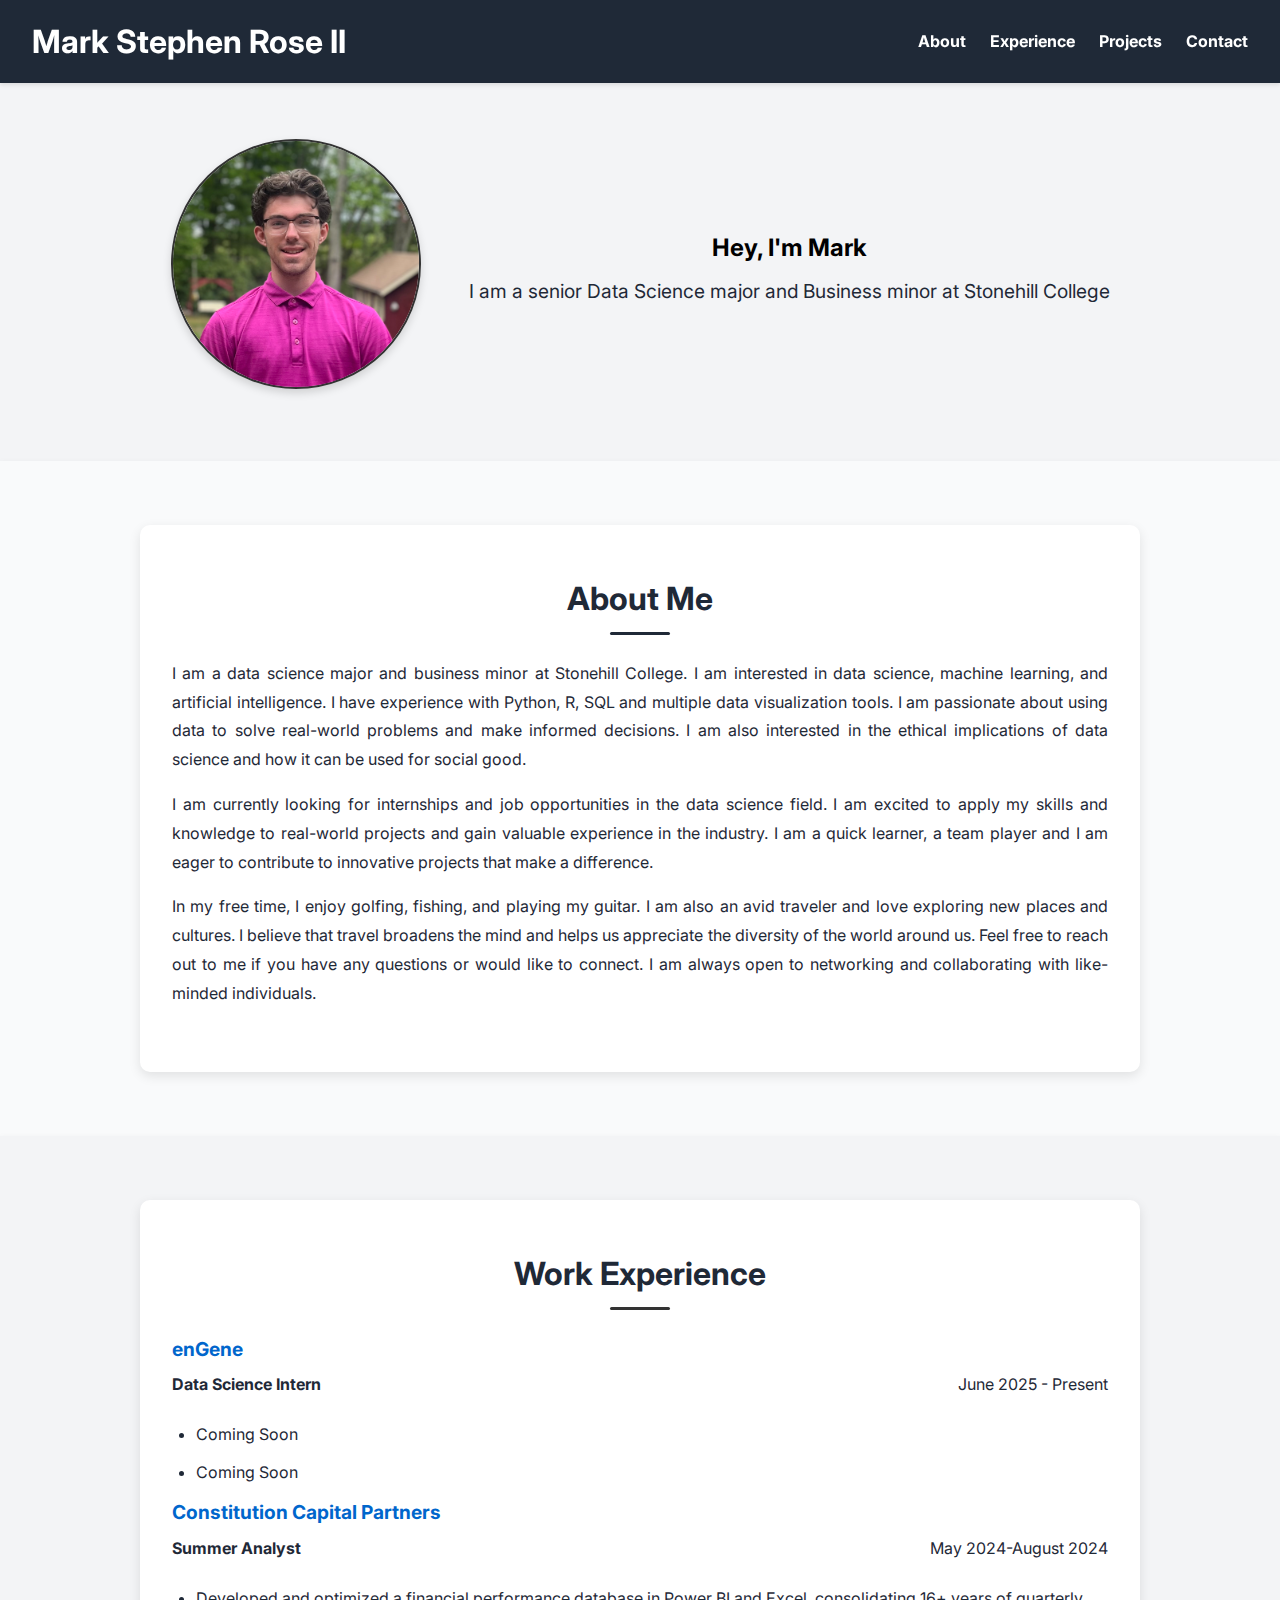
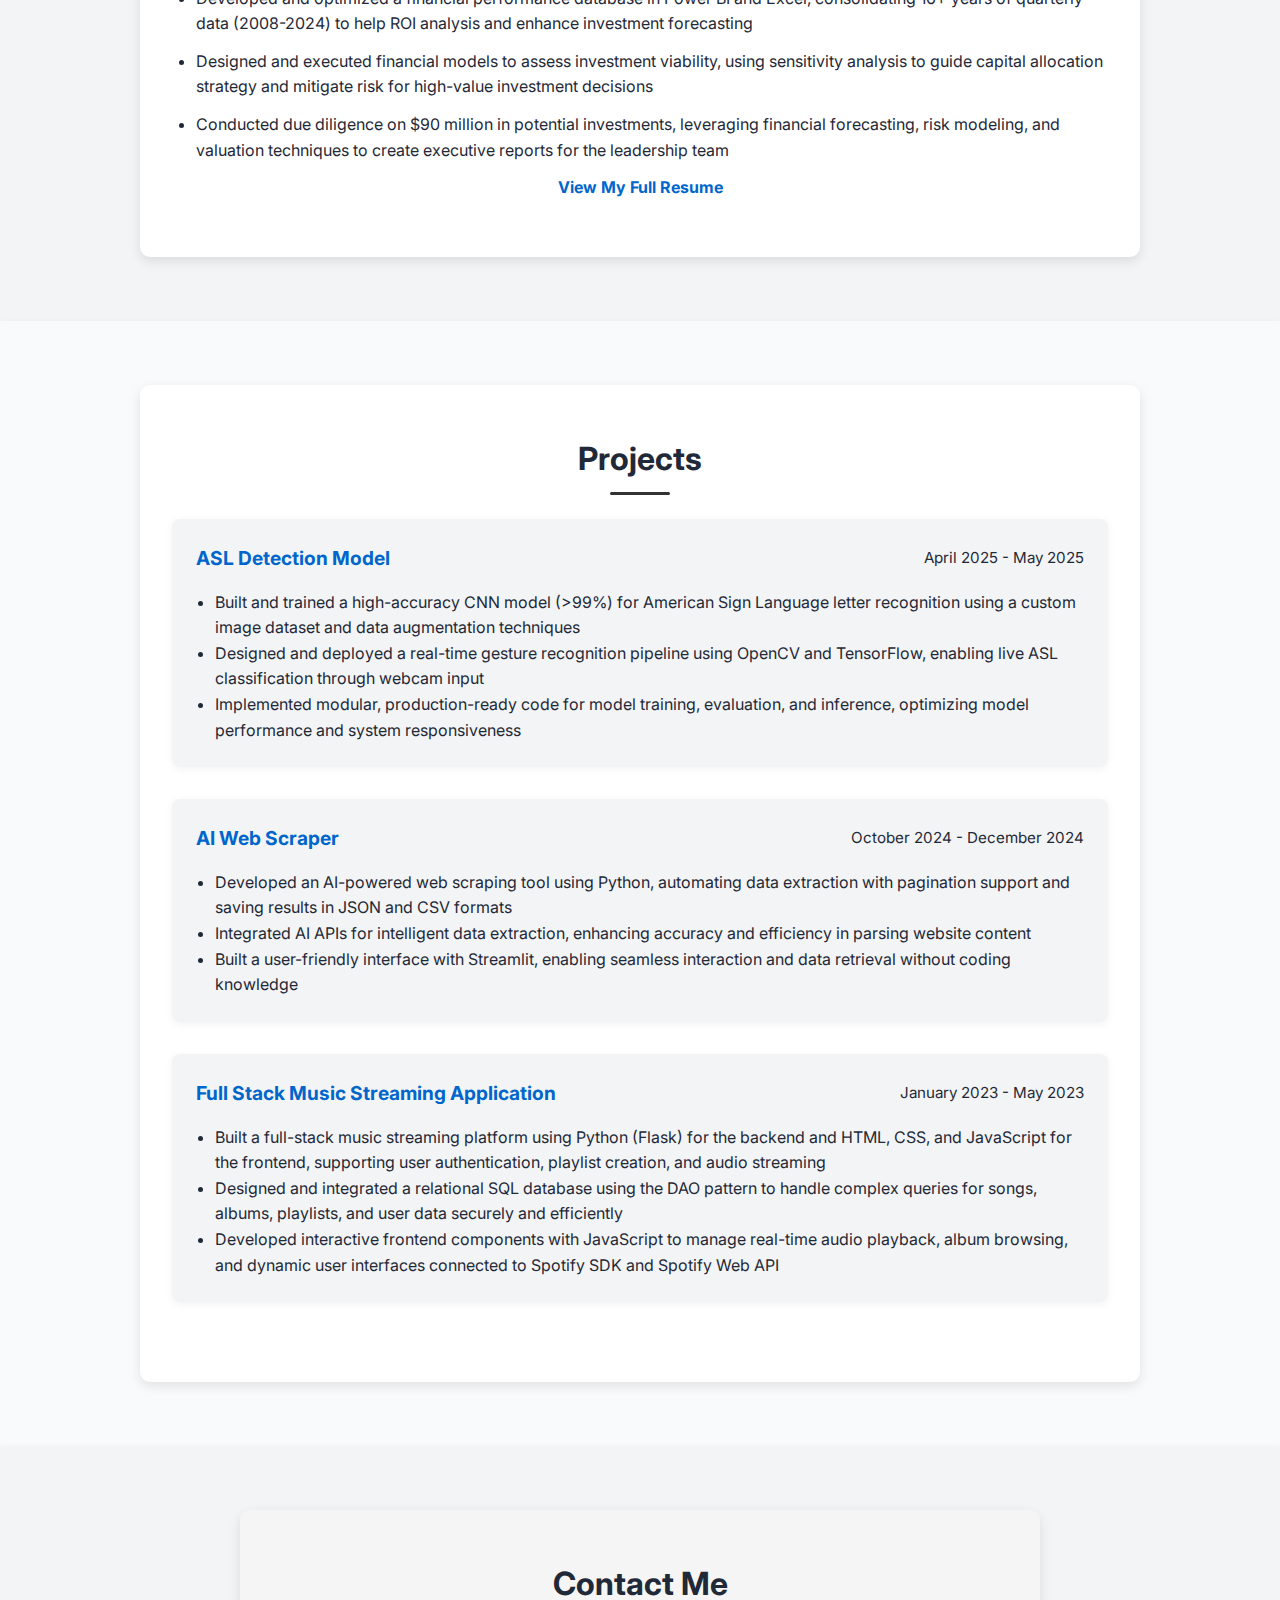
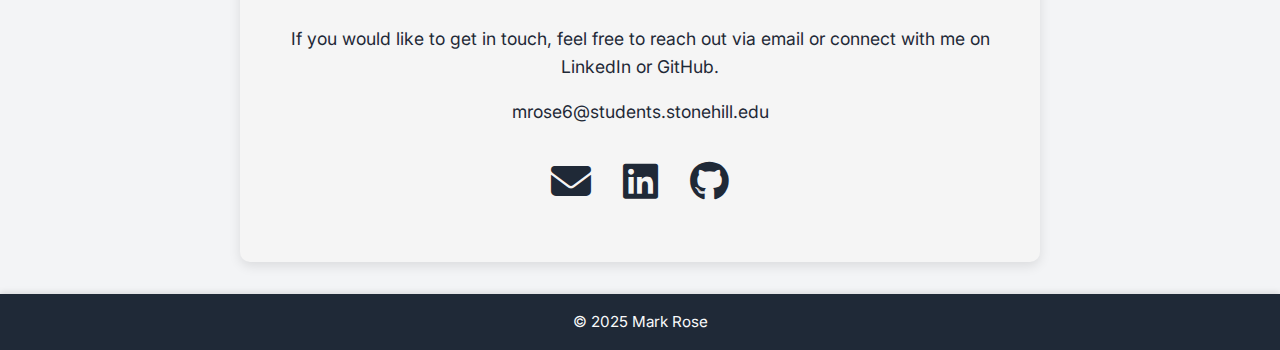
<file: index.html>
<!DOCTYPE html>
<html lang="en">
<head>
  <meta charset="UTF-8">
  <title>Mark Rose Personal Website</title>
  <link rel="stylesheet" href="css/style.css">
  <link rel="stylesheet" href="https://cdnjs.cloudflare.com/ajax/libs/font-awesome/6.5.0/css/all.min.css">
  <link rel="stylesheet" href="https://fonts.googleapis.com/css2?family=Inter&display=swap">
</head>
<body>
    <nav>
      <div class="nav-container">
        <div class="nav-logo"><a href="#home">Mark Stephen Rose II</a></div>
        <ul class="nav-links">
          <li><a href="#about">About</a></li>
          <li><a href="#work">Experience</a></li>
          <li><a href="#projects">Projects</a></li>
          <li><a href="#contact">Contact</a></li>
        </ul>
      </div>
    </nav>

    <header id="home">
      <div class="header-container">
        <div class="header-logo">
          <img src="css/images/Headshot.jpg" alt="Profile Picture of Mark Rose">
        </div>
        <div class="header-text">
          <h2>Hey, I'm Mark</h2>
          <p>I am a senior Data Science major and Business minor at Stonehill College</p>
        </div>
      </div>
    </header>

    <main>
      <div class = about-container>
        <section id="about">
          <h2>About Me</h2>
          <p>I am a data science major and business minor at Stonehill College. I am interested in data science, 
            machine learning, and artificial intelligence. I have experience with Python, R, SQL and multiple data 
            visualization tools. I am passionate about using data to solve real-world problems and make informed 
            decisions. I am also interested in the ethical implications of data science and how it can be used for 
            social good.</p>
          <p>I am currently looking for internships and job opportunities in the data science field. I am excited 
            to apply my skills and knowledge to real-world projects and gain valuable experience in the industry. 
            I am a quick learner, a team player and I am eager to contribute to innovative projects that make a 
            difference.</p>
          <p>In my free time, I enjoy golfing, fishing, and playing my guitar. I am also an avid traveler and love 
            exploring new places and cultures. I believe that travel broadens the mind and helps us appreciate the 
            diversity of the world around us. Feel free to reach out to me if you have any questions or would like 
            to connect. I am always open to networking and collaborating with like-minded individuals.</p>
        </section>
      </div>
      
      <div class="work-container">
        <section id="work">
          <h2>Work Experience</h2>
          <strong><a href ="https://engene.com" >enGene</a></strong>
          <div class="job-header">
            <p class="job-title">Data Science Intern</p>
            <p class="job-date">June 2025 - Present</p>
          </div>
          <ul>
            <li>Coming Soon</li>
            <li>Coming Soon</li>
          </ul>
          <strong><a href ="https://concp.com" >Constitution Capital Partners</a></strong>
          <div class="job-header">
            <p class="job-title">Summer Analyst</p>
            <p class="job-date">May 2024-August 2024</p>
          </div>
          <ul>
            <li>Developed and optimized a financial performance database in Power BI and Excel, consolidating 16+
                years of quarterly data (2008-2024) to help ROI analysis and enhance investment forecasting
            </li>
            <li>Designed and executed financial models to assess investment viability, using sensitivity analysis to
                guide capital allocation strategy and mitigate risk for high-value investment decisions
            </li>
            <li>Conducted due diligence on $90 million in potential investments, leveraging financial forecasting, 
                risk modeling, and valuation techniques to create executive reports for the leadership team
            </li>
          </ul>
          <p class="resume-link">
            <a href="Mark Rose Resume vF.pdf" target="_blank">View My Full Resume</a>
          </p>
        </section>
      </div>
      
      <div class = projects-container>
        <section id="projects">
          <h2>Projects</h2>

          <div class="project-entry">
            <div class="project-header">
              <strong><a href="https://github.com/Mark-Stephen-Rose/ASL_Detector">ASL Detection Model</a></strong>
              <span class="project-date">April 2025 - May 2025</span>
            </div>
            <ul class="project-details">
              <li> Built and trained a high-accuracy CNN model (>99%) for American Sign Language letter recognition
                   using a custom image dataset and data augmentation techniques
              </li>
              <li>Designed and deployed a real-time gesture recognition pipeline using OpenCV and TensorFlow, 
                  enabling live ASL classification through webcam input
              </li>
              <li>Implemented modular, production-ready code for model training, evaluation, and inference,  
                  optimizing model performance and system responsiveness
              </li>
            </ul>
          </div>
          <div class="project-entry">
            <div class="project-header">
              <strong><a href="https://github.com/Mark-Stephen-Rose/WebScraper">AI Web Scraper</a></strong>
              <span class="project-date">October 2024 - December 2024</span>
            </div>
            <ul class="project-details">
              <li>Developed an AI-powered web scraping tool using Python, automating data extraction with 
                pagination support and saving results in JSON and CSV formats
              </li>
              <li>Integrated AI APIs for intelligent data extraction, enhancing accuracy and efficiency in parsing 
                website content
              </li>
              <li>Built a user-friendly interface with Streamlit, enabling seamless interaction and data retrieval 
                without coding knowledge
              </li>
            </ul>
          </div>
          
          <div class="project-entry">
            <div class="project-header">
              <strong><a href="https://github.com/Mark-Stephen-Rose/Spotify-Project">Full Stack Music Streaming Application</a></strong>
              <span class="project-date">January 2023 - May 2023</span>
            </div>
            <ul class="project-details">
              <li> Built a full-stack music streaming platform using Python (Flask) for the backend and HTML, CSS, 
                   and JavaScript for the frontend, supporting user authentication, playlist creation, and audio 
                   streaming
              </li>
              <li>Designed and integrated a relational SQL database using the DAO pattern to handle complex queries
                  for songs, albums, playlists, and user data securely and efficiently
              </li>
              <li>Developed interactive frontend components with JavaScript to manage real-time audio playback, 
                  album browsing, and dynamic user interfaces connected to Spotify SDK and Spotify Web API
              </li>
            </ul>
          </div>
      </div>

      <div class="contact-outer-container">
        <section id="contact">
          <h2>Contact Me</h2>
          <p>If you would like to get in touch, feel free to reach out via email or connect with me on LinkedIn or GitHub.</p>
          <p>mrose6@students.stonehill.edu</p>
          <div class="contact-container">
            <a href="mailto:mrose6@students.stonehill.edu" target="_blank"><i class="fas fa-envelope"></i></a>
            <a href="https://www.linkedin.com/in/mark-stephen-rose" target="_blank"><i class="fab fa-linkedin"></i></a>
            <a href="https://github.com/Mark-Stephen-Rose" target="_blank"><i class="fab fa-github"></i></a>
          </div>
        </section>
      </div>
    </main>

  <footer>
    <p>© 2025 Mark Rose</p>
  </footer>
</body>
</html>
</file>
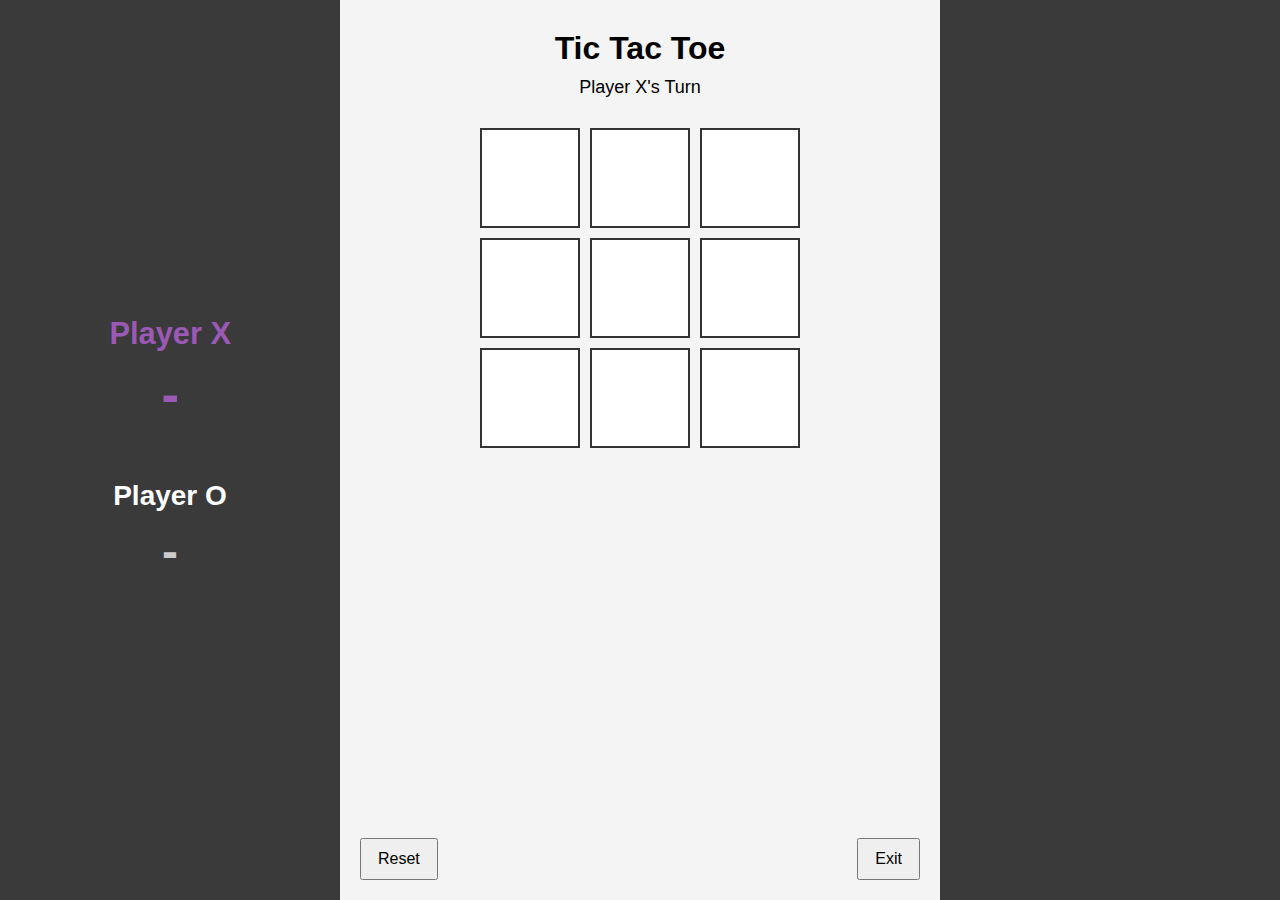
<file: tictactoe.html>
<!DOCTYPE html>
<html lang="en">
<head>
<meta charset="UTF-8">
<meta name="viewport" content="width=device-width, initial-scale=1.0">
<title>Tic Tac Toe</title>
<link rel="stylesheet" href="Style/tictactoe.css">
</head>

<body>

<!-- LEFT PLAYER PANEL -->
<div class="side left">
    <div class="player-label active" id="player-x">
        <div class="player-name">Player X</div>
        <div class="player-score" id="score-x">-</div>
    </div>
    <div class="player-label" id="player-o">
        <div class="player-name">Player O</div>
        <div class="player-score" id="score-o">-</div>
    </div>
</div>

<!-- GAME -->
<div class="game-container">

    <h1>Tic Tac Toe</h1>
    <div id="status">Player X's Turn</div>

    <div class="board" id="board">
        <!-- MODAL -->
        <div id="overlay" class="overlay hidden">
            <div class="modal">
                <div class="winner-text" id="winner-text">Winner</div>
                <div class="winner-symbol" id="winner-symbol">X</div>
                <div class="draw-symbols hidden" id="draw-symbols">
                    <span>X</span>
                    <span>O</span>
                </div>
                <div class="modal-buttons">
                    <button onclick="playAgain()">Play Again</button>
                    <button onclick="exitGame()">Exit</button>
                </div>
            </div>
        </div>
    </div>

    <div class="controls">
        <button onclick="resetGame()">Reset</button>
        <button onclick="exitGame()">Exit</button>
    </div>

</div>

<!-- RIGHT PANEL - EMPTY FOR NOW -->
<div class="side right">
</div>

<script src="JS/tictactoe.js"></script>

</body>
</html>
</file>
<file: Style/tictactoe.css>
/* ---------- HARD STOP SCROLL ---------- */
* {
    box-sizing: border-box;
}

html, body {
    width: 100%;
    height: 100%;
    margin: 0;
    overflow: hidden;
    font-family: Arial, sans-serif;
}

/* ---------- PAGE LAYOUT ---------- */
body {
    display: grid;
    grid-template-columns: 1fr 600px 1fr;
    background: #2e2e2e;
}

/* ---------- SIDE PANELS ---------- */
.side {
    background: #3a3a3a;
    color: white;
    padding: 20px 10px;
}

.left {
    display: flex;
    flex-direction: column;
    align-items: center;
    justify-content: center;
    gap: 60px;
}

.player-label {
    text-align: center;
    font-size: 24px;
    transition: all 0.3s ease;
}

.player-label .player-name {
    font-weight: bold;
    margin-bottom: 12px;
    font-size: 28px;
}

.player-label .player-score {
    font-size: 48px;
    font-weight: bold;
    color: #cccccc;
}

.player-label.active {
    color: #9b59b6;
    transform: scale(1.1);
}

.player-label.active .player-score {
    color: #9b59b6;
}

.right {
    display: flex;
    flex-direction: column;
    align-items: center;
    justify-content: center;
}

/* ---------- GAME CENTER ---------- */
.game-container {
    background: #f4f4f4;
    display: flex;
    flex-direction: column;
    align-items: center;
    padding: 20px;
    position: relative;
}

h1 {
    margin: 10px 0;
}

#status {
    font-size: 18px;
    margin-bottom: 10px;
}

/* ---------- BOARD ---------- */
.board {
    display: grid;
    grid-template-columns: repeat(3, 100px);
    gap: 10px;
    margin: 20px 0;
    position: relative;
}

.cell {
    width: 100px;
    height: 100px;
    font-size: 48px;
    background: white;
    border: 2px solid #333;
    display: flex;
    align-items: center;
    justify-content: center;
    cursor: pointer;
}

.cell.winner {
    background: lightgreen;
}

.cell.disabled {
    pointer-events: none;
}

/* ---------- CONTROLS ---------- */
.controls {
    margin-top: auto;
    width: 100%;
    display: flex;
    justify-content: space-between;
}

button {
    padding: 10px 16px;
    font-size: 16px;
    cursor: pointer;
}

/* ---------- MODAL ---------- */
.overlay {
    position: absolute;
    inset: 0;
    background: #9b59b6;
    display: flex;
    flex-direction: column;
    justify-content: center;
    align-items: center;
    z-index: 10;
}

.hidden {
    display: none;
}

.modal {
    text-align: center;
    color: white;
    display: flex;
    flex-direction: column;
    align-items: center;
}

.modal .winner-text {
    font-size: 32px;
    font-weight: bold;
    margin-bottom: 15px;
    text-transform: uppercase;
    letter-spacing: 2px;
}

.modal .winner-symbol {
    font-size: 100px;
    font-weight: bold;
    margin-bottom: 20px;
    line-height: 1;
}

.modal .draw-symbols {
    font-size: 50px;
    font-weight: bold;
    margin-bottom: 20px;
    gap: 20px;
    align-items: center;
}

.modal .draw-symbols.hidden {
    display: none;
}

.modal-buttons {
    display: flex;
    gap: 15px;
    justify-content: center;
}

.modal button {
    font-size: 14px;
    padding: 10px 20px;
    border: none;
    border-radius: 6px;
    background: white;
    color: #9b59b6;
    font-weight: bold;
    cursor: pointer;
    transition: all 0.3s ease;
}

.modal button:hover {
    background: #f0f0f0;
    transform: scale(1.05);
}

/* ---------- RESPONSIVE DESIGN ---------- */

/* Mobile phones (portrait) */
@media (max-width: 768px) {
    body {
        grid-template-columns: 1fr;
        grid-template-rows: auto 1fr auto;
    }
    
    .side.left {
        flex-direction: row;
        gap: 20px;
        padding: 15px 10px;
    }
    
    .side.right {
        display: none;
    }
    
    .player-label {
        font-size: 18px;
    }
    
    .player-label .player-name {
        font-size: 20px;
        margin-bottom: 8px;
    }
    
    .player-label .player-score {
        font-size: 32px;
    }
    
    .game-container {
        padding: 15px;
    }
    
    h1 {
        font-size: 28px;
        margin: 5px 0;
    }
    
    #status {
        font-size: 16px;
        margin-bottom: 8px;
    }
    
    .board {
        grid-template-columns: repeat(3, 80px);
        gap: 8px;
        margin: 15px 0;
    }
    
    .cell {
        width: 80px;
        height: 80px;
        font-size: 40px;
    }
    
    .modal .winner-text {
        font-size: 26px;
        margin-bottom: 12px;
    }
    
    .modal .winner-symbol {
        font-size: 80px;
        margin-bottom: 15px;
    }
    
    .modal .draw-symbols {
        font-size: 40px;
        margin-bottom: 15px;
    }
    
    .modal button {
        font-size: 13px;
        padding: 8px 16px;
    }
    
    button {
        padding: 8px 14px;
        font-size: 14px;
    }
}

/* Very small phones */
@media (max-width: 360px) {
    .board {
        grid-template-columns: repeat(3, 70px);
        gap: 6px;
    }
    
    .cell {
        width: 70px;
        height: 70px;
        font-size: 36px;
    }
    
    h1 {
        font-size: 24px;
    }
    
    .player-label .player-score {
        font-size: 28px;
    }
}

/* Tablets (portrait) */
@media (min-width: 769px) and (max-width: 1024px) {
    body {
        grid-template-columns: 200px 1fr 200px;
    }
    
    .game-container {
        max-width: 500px;
        margin: 0 auto;
    }
}

/* Large screens */
@media (min-width: 1400px) {
    body {
        grid-template-columns: 1fr 700px 1fr;
    }
    
    h1 {
        font-size: 48px;
    }
    
    .board {
        grid-template-columns: repeat(3, 120px);
        gap: 12px;
    }
    
    .cell {
        width: 120px;
        height: 120px;
        font-size: 56px;
    }
    
    .player-label .player-name {
        font-size: 32px;
    }
    
    .player-label .player-score {
        font-size: 56px;
    }
    
    .modal .winner-text {
        font-size: 38px;
    }
    
    .modal .winner-symbol {
        font-size: 120px;
    }
}
</file>
<file: css/style.css>
/* ===== Global Reset & Base Styling ===== */
* {
  margin: 0;
  padding: 0;
  box-sizing: border-box;
}

body {
  font-family: 'Inter', sans-serif;
  line-height: 1.6;
  color: black
}

/* ===== Navigation Bar ===== */
nav {
  position: fixed;
  top: 0;
  left: 0;
  width: 100%;
  background-color: #1f2937;
  color: #F9FAFB;
  padding: 1rem 2rem;
  box-shadow: 0 2px 4px rgba(0, 0, 0, 0.1);
  z-index: 1000;
}

.nav-container {
  display: flex;
  justify-content: space-between;
  align-items: center;
}

.nav-logo {
  font-size: 2rem;
  font-weight: bold;
  color: white;
  text-decoration: none;
}

.nav-logo a {
  color: white;
  text-decoration: none;
  font-weight: bold;
}

.nav-links {
  list-style: none;
  display: flex;
  gap: 1.5rem;
}

.nav-links li {
  display: inline;
}

.nav-links a {
  color: white;
  text-decoration: none;
  font-weight: bold;
}

.nav-links a:hover {
  text-decoration: underline;
}

/* ===== Header Section ===== */
header {
  padding-top: 75px;
}

.header-container {
  display: flex;
  align-items: center;
  justify-content: center;
  gap: 3rem;
  padding: 4rem 2rem;
  background-color: #F3F4F6;
  flex-wrap: wrap;
  text-align: left;
}

.header-logo img {
  width: 250px;
  height: 250px;
  border-radius: 50%;
  object-fit: cover;
  box-shadow: 0 4px 8px rgba(0, 0, 0, 0.15);
  border: 2px solid #333;
}

.header-text {
  display: flex;
  flex-direction: column;
}

.header-text h2 {
  font-size: 1.5rem;
  margin-bottom: 0.5rem;
  text-align: center;
}

.header-text p {
  font-size: 1.2rem;
  color: #1F2937
}

/* ===== About Section ===== */
#about {
  background-color: #FFFFFF;
  padding: 3rem 2rem;
  margin-top: 2rem;
  margin-bottom: 2rem;
  border-radius: 10px;
  box-shadow: 0 4px 12px rgba(0, 0, 0, 0.1);
  max-width: 1000px;
  margin-left: auto;
  margin-right: auto;
  scroll-margin-top: 75px;
}

#about h2 {
  font-size: 2rem;
  margin-bottom: 1.5rem;
  text-align: center;
  color: #1F2937;
}

#about h2::after {
  content: "";
  display: block;
  width: 60px;
  height: 3px;
  background-color: #1F2937;
  margin: 0.5rem auto 1.5rem;
  border-radius: 5px;
}

#about p {
  font-size: 1rem;
  line-height: 1.8;
  color: #1F2937;
  margin-bottom: 1rem;
  text-align: justify;
}

.about-container {
  /* background-color: #F3F4F6; */
  background-color: #F9FAFB;
  padding: 2rem;
  box-shadow: 0 4px 8px rgba(0, 0, 0, 0.1);
}

/* ===== Experience Section ===== */
#work {
  background-color: #fff;
  padding: 3rem 2rem;
  margin-top: 2rem;
  margin-bottom: 2rem;
  border-radius: 10px;
  box-shadow: 0 4px 12px rgba(0, 0, 0, 0.1);
  max-width: 1000px;
  margin-left: auto;
  margin-right: auto;
  scroll-margin-top: 75px;
}

#work h2 {
  font-size: 2rem;
  margin-bottom: 1.5rem;
  text-align: center;
  color: #1F2937;
  position: relative;
}

#work h2::after {
  content: "";
  display: block;
  width: 60px;
  height: 3px;
  background-color: #333;
  margin: 0.5rem auto 1.5rem;
  border-radius: 5px;
}

#work strong a {
  font-size: 1.2rem;
  color: #0066cc;
  text-decoration: none;
}

#work strong a:hover {
  text-decoration: underline;
}

#work p {
  font-size: 1rem;
  margin: 0.5rem 0;
  color: #1F2937;
}

#work ul {
  margin-top: 1rem;
  padding-left: 1.5rem;
  list-style-type: disc;
}

#work ul li {
  margin-bottom: 0.75rem;
  line-height: 1.6;
  color: #1F2937;
}

.job-header {
  display: flex;
  justify-content: space-between;
  align-items: center;
  flex-wrap: wrap;
  margin-bottom: 1rem;
}

.job-title {
  font-size: 1.1rem;
  font-weight: bold;
  color: #1F2937;
}

.job-date {
  font-size: 1rem;
  color: #1F2937;
}

.resume-link {
  margin-top: 1.5rem;
  text-align: center;
}

.resume-link a {
  color: #0066cc;
  text-decoration: none;
  font-weight: bold;
}

.resume-link a:hover {
  text-decoration: underline;
}

.work-container {
  /* background-color: #F9FAFB;; */
  background-color: #F3F4F6;
  padding: 2rem;
  box-shadow: 0 4px 8px rgba(0, 0, 0, 0.1);
}

/* ===== Projects Section ===== */
#projects {
  background-color: #fff;
  padding: 3rem 2rem;
  margin-top: 2rem;
  margin-bottom: 2rem;
  border-radius: 10px;
  max-width: 1000px;
  margin-left: auto;
  margin-right: auto;
  box-shadow: 0 4px 12px rgba(0, 0, 0, 0.1);
  scroll-margin-top: 75px;
}

#projects h2 {
  font-size: 2rem;
  margin-bottom: 1.5rem;
  text-align: center;
  color: #1F2937;
}

#projects h2::after {
  content: "";
  display: block;
  width: 60px;
  height: 3px;
  background-color: #333;
  margin: 0.5rem auto 1.5rem;
  border-radius: 5px;
}

.project-entry {
  background-color: #F3F4F6;
  padding: 1.5rem;
  margin-bottom: 2rem;
  border-radius: 8px;
  box-shadow: 0 2px 8px rgba(0, 0, 0, 0.05);
  transition: transform 0.2s;
}

.project-entry:hover {
  transform: translateY(-5px);
}

.project-header {
  display: flex;
  justify-content: space-between;
  align-items: center;
  flex-wrap: wrap;
  margin-bottom: 1rem;
}

.project-header strong a {
  font-size: 1.2rem;
  color: #0066cc;
  text-decoration: none;
  font-weight: bold;
}

.project-header strong a:hover {
  text-decoration: underline;
}

.project-date {
  font-size: 0.95rem;
  color: #1F2937;
}

.project-details {
  list-style-type: disc;
  padding-left: 1.2rem;
  color: #1F2937;
  font-size: 1rem;
  line-height: 1.6;
}

.projects-container {
  background-color: #F9FAFB;
  padding: 2rem;
  box-shadow: 0 4px 8px rgba(0, 0, 0, 0.1);
}

/* ===== Contact Section ===== */
#contact {
  background-color: #f5f5f5;
  padding: 3rem 2rem;
  margin-top: 2rem;
  border-radius: 10px;
  max-width: 800px;
  margin-left: auto;
  margin-right: auto;
  text-align: center;
  box-shadow: 0 4px 12px rgba(0, 0, 0, 0.1);
  scroll-margin-top: 75px;
}

#contact h2 {
  font-size: 2rem;
  margin-bottom: 1rem;
  color: #1F2937;
}

#contact p {
  font-size: 1.1rem;
  color: #1F2937;
  margin-bottom: 1rem;
}

.contact-container {
  display: flex;
  justify-content: center;
  gap: 2rem;
  margin-top: 1.5rem;
  flex-wrap: wrap;
}

.contact-container a {
  font-size: 2.5rem;
  color: #1F2937;
  transition: transform 0.3s, color 0.3s;
}

.contact-container a:hover {
  color: #0066cc;
  transform: scale(1.2);
}

.contact-outer-container {
  background-color: #F3F4F6;
  padding: 2rem;
  box-shadow: 0 4px 8px rgba(0, 0, 0, 0.1);
}

/* ===== Footer ===== */
footer {
  background-color: #1f2937;
  color: #F9FAFB;
  text-align: center;
  padding: 1rem 0;
  font-size: 0.95rem;
  box-shadow: 0 -2px 6px rgba(0, 0, 0, 0.1);
}
</file>
